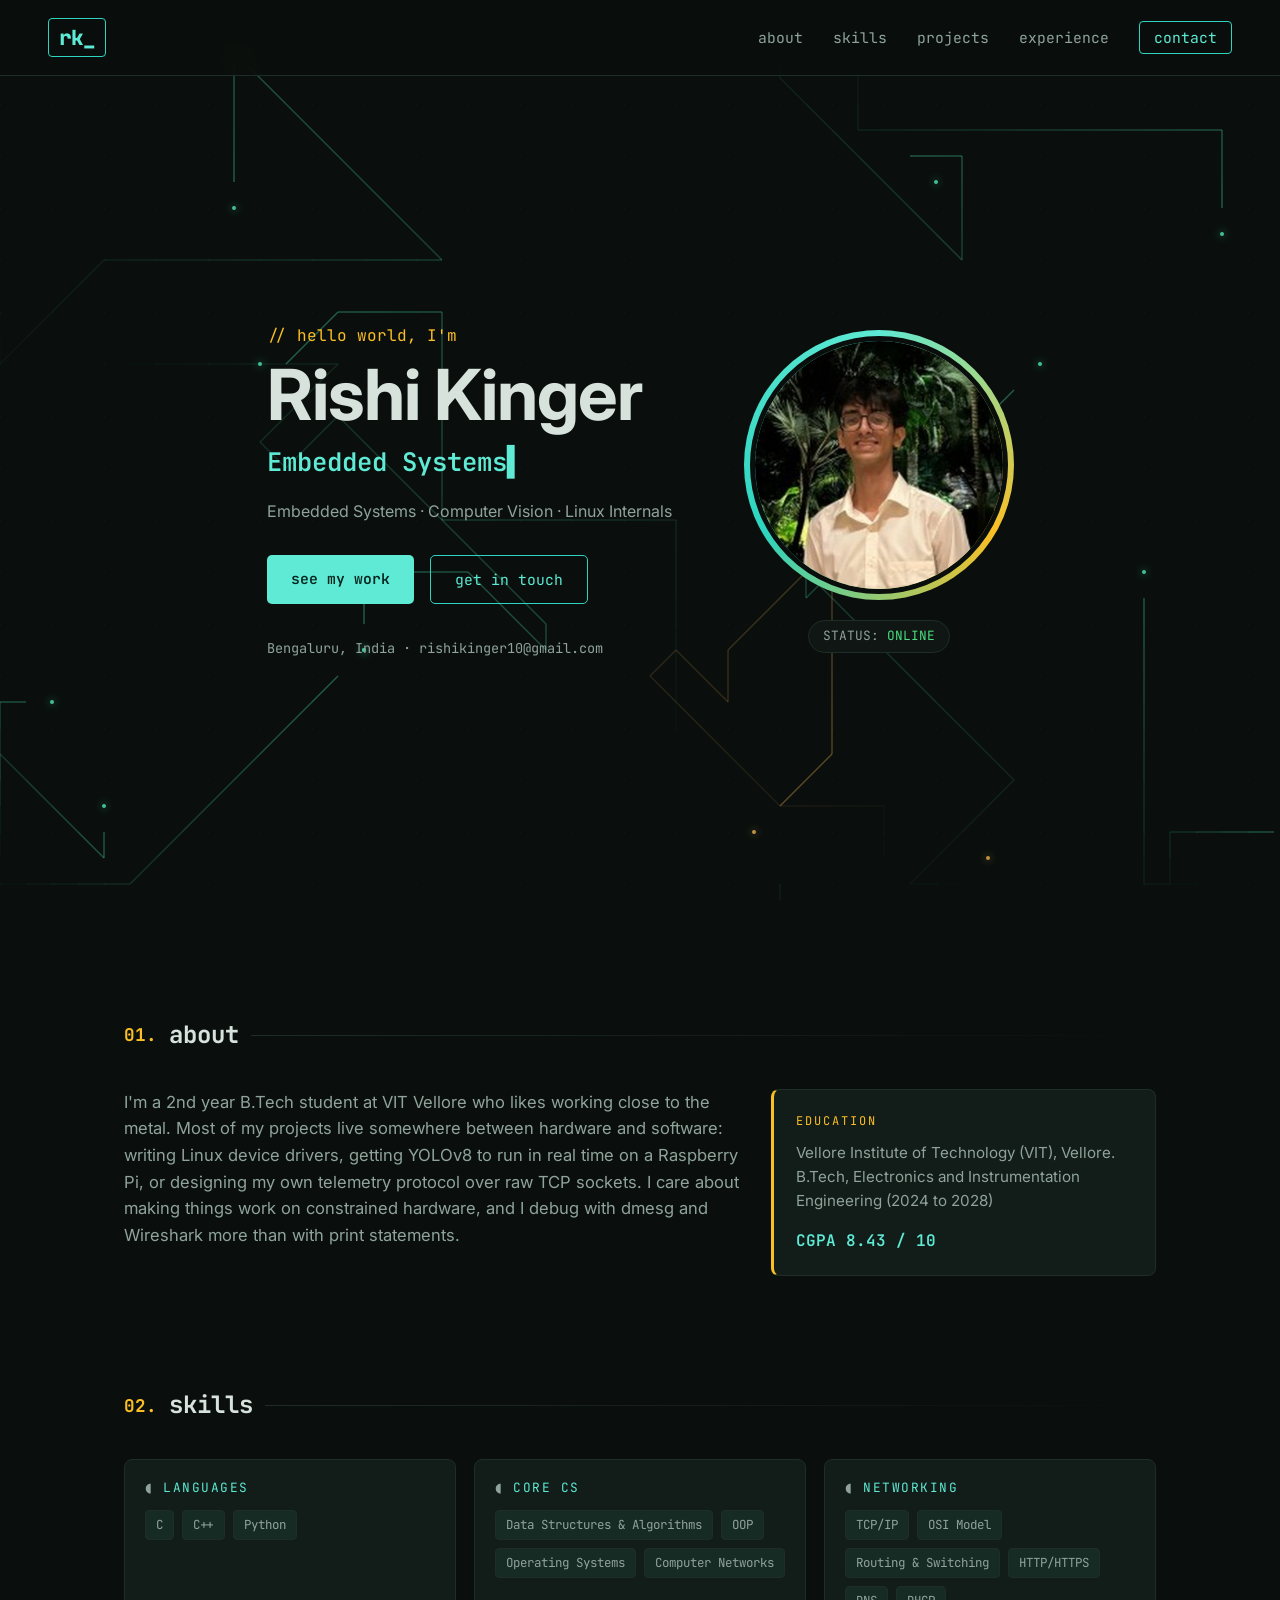
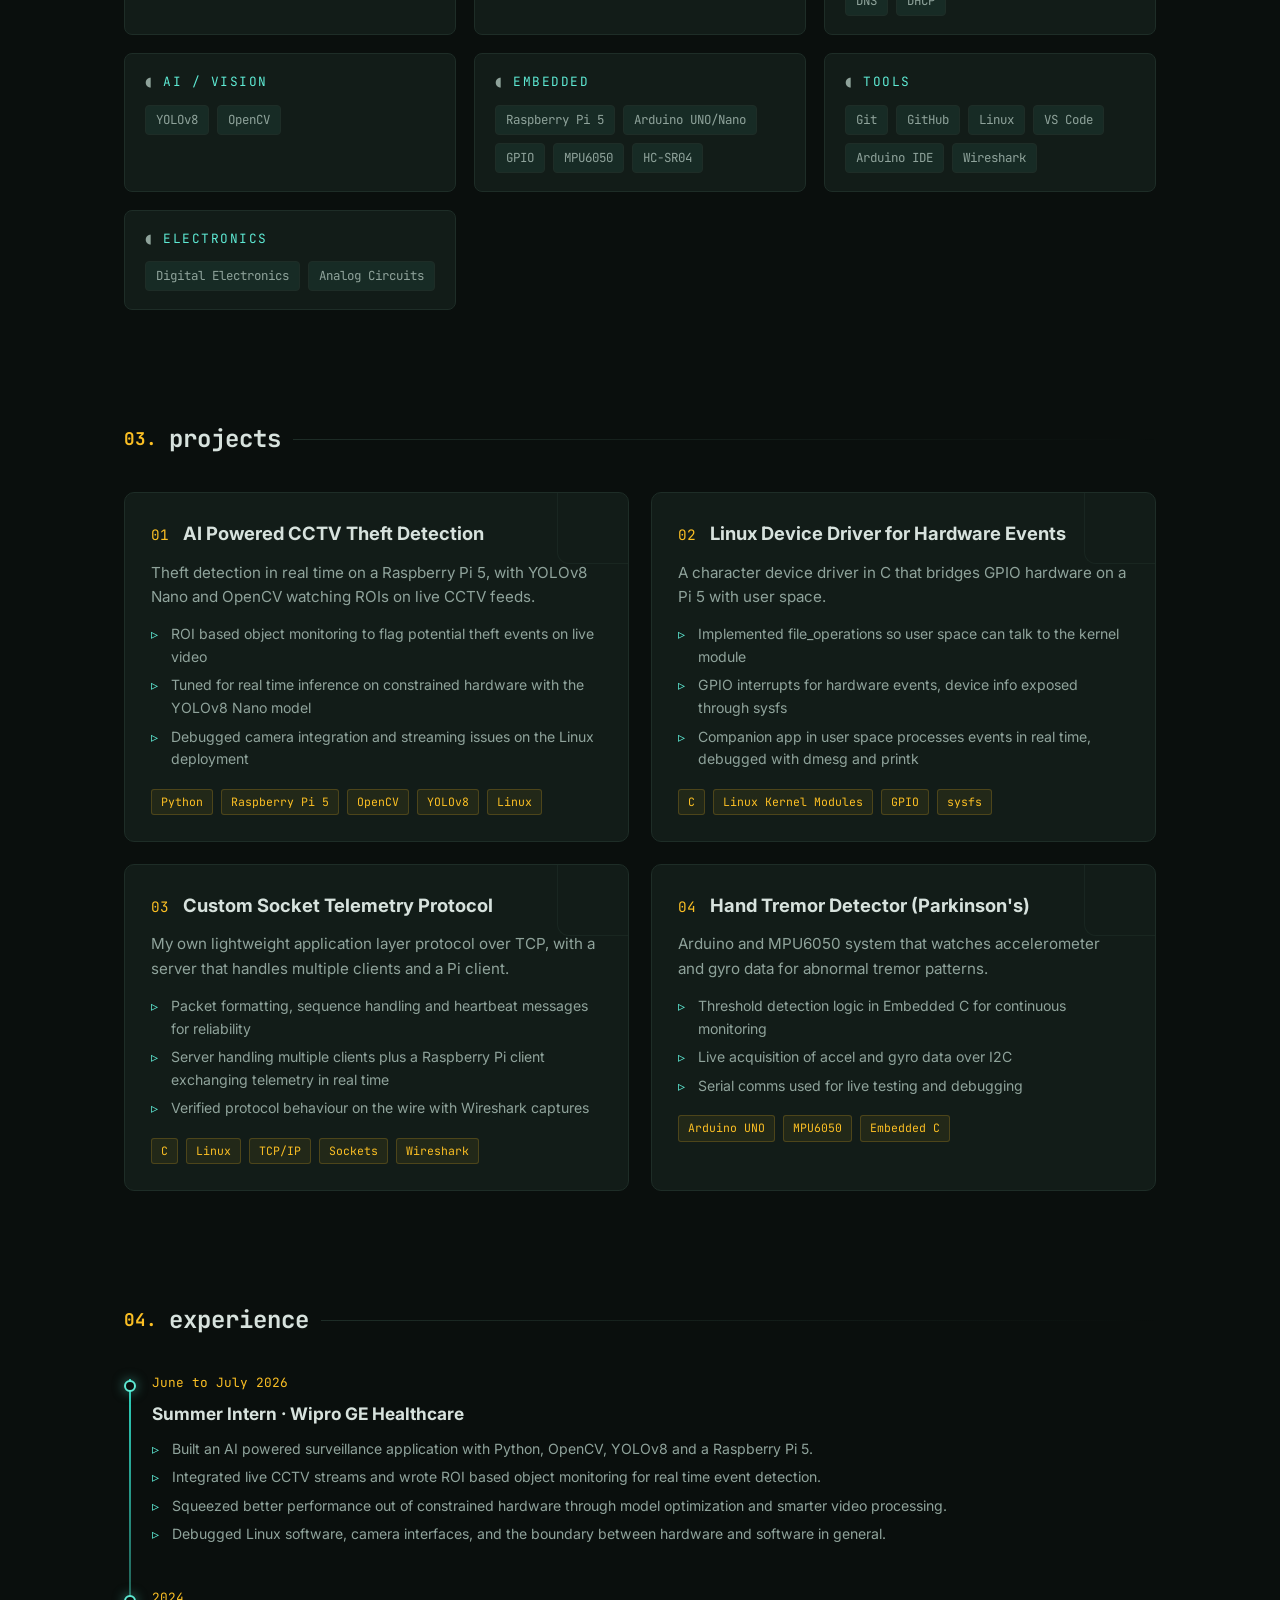
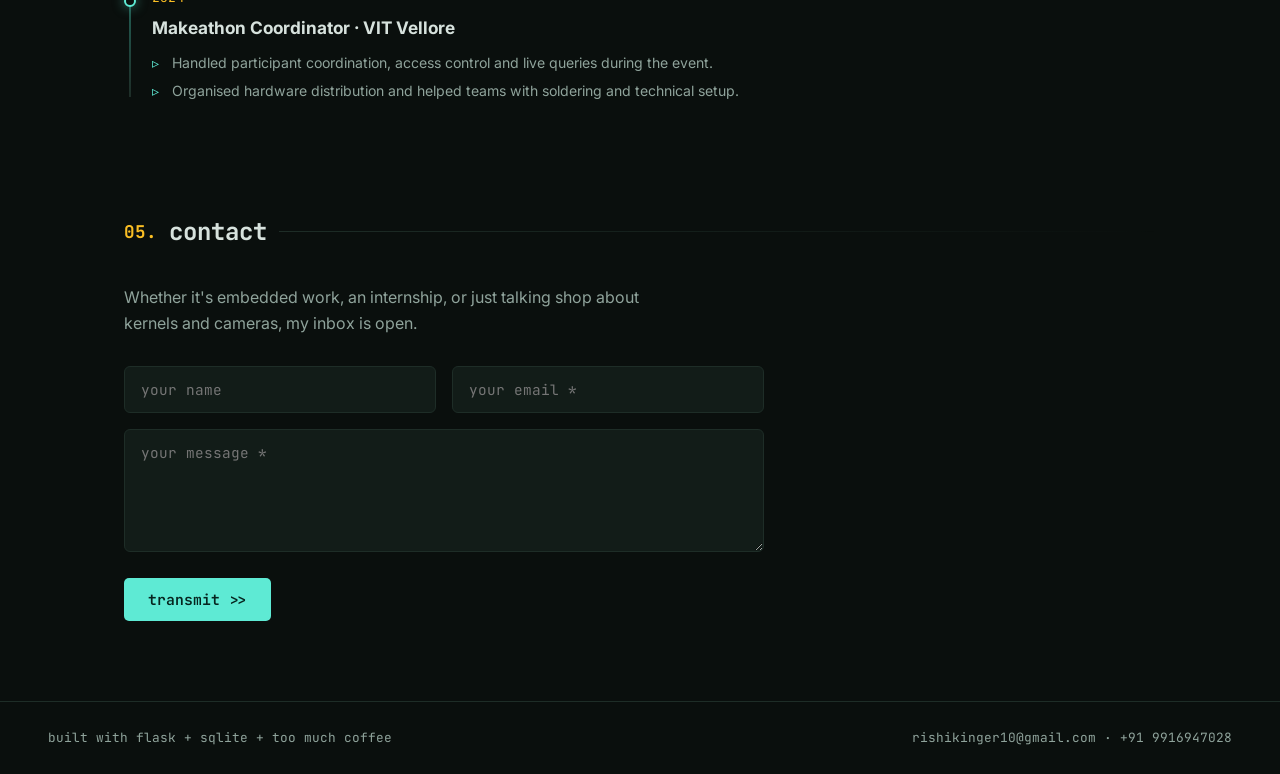
<file: index.html>
<!DOCTYPE html>
<html lang="en">
<head>
  <meta charset="UTF-8">
  <meta name="viewport" content="width=device-width, initial-scale=1.0">
  <title>Rishi Kinger — Embedded &amp; Vision</title>
  <link rel="preconnect" href="https://fonts.googleapis.com">
  <link href="https://fonts.googleapis.com/css2?family=JetBrains+Mono:wght@400;600;800&family=Inter:wght@400;500;700&display=swap" rel="stylesheet">
  <link rel="stylesheet" href="static/css/style.css">
</head>
<body data-static="1">

  <!-- animated pcb traces, sits behind everything -->
  <canvas id="pcb-canvas"></canvas>

  <nav class="topbar">
    <div class="logo mono">rk<span class="blink">_</span></div>
    <div class="nav-links">
      <a href="#about">about</a>
      <a href="#skills">skills</a>
      <a href="#projects">projects</a>
      <a href="#experience">experience</a>
      <a href="#contact" class="nav-cta">contact</a>
    </div>
  </nav>

  <header class="hero">
    <div class="hero-text">
      <p class="mono kicker">// hello world, I'm</p>
      <h1 id="hero-name">&nbsp;</h1>
      <h2 class="mono" id="typed-role"><span id="typed-text"></span><span class="cursor">▌</span></h2>
      <p class="hero-sub" id="hero-tagline"></p>
      <div class="hero-btns">
        <a class="btn primary" href="#projects">see my work</a>
        <a class="btn ghost" href="#contact">get in touch</a>
      </div>
      <div class="hero-meta mono" id="hero-meta"></div>
    </div>

    <div class="hero-photo">
      <div class="photo-ring">
        <img src="static/img/rishi.jpg" alt="Rishi Kinger">
      </div>
      <div class="photo-badge mono">STATUS: <span class="ok">ONLINE</span></div>
    </div>
  </header>

  <main>
    <section id="about" class="panel">
      <h3 class="section-title mono"><span class="hash">01.</span> about</h3>
      <div class="about-grid">
        <p id="about-text"></p>
        <div class="edu-card">
          <div class="mono edu-label">EDUCATION</div>
          <p id="edu-text"></p>
          <div class="cgpa mono">CGPA <span id="cgpa-val"></span></div>
        </div>
      </div>
    </section>

    <section id="skills" class="panel">
      <h3 class="section-title mono"><span class="hash">02.</span> skills</h3>
      <div class="skills-grid" id="skills-grid"></div>
    </section>

    <section id="projects" class="panel">
      <h3 class="section-title mono"><span class="hash">03.</span> projects</h3>
      <div class="projects-grid" id="projects-grid"></div>
    </section>

    <section id="experience" class="panel">
      <h3 class="section-title mono"><span class="hash">04.</span> experience</h3>
      <div class="timeline" id="exp-timeline"></div>
    </section>

    <section id="contact" class="panel">
      <h3 class="section-title mono"><span class="hash">05.</span> contact</h3>
      <p class="contact-blurb">Whether it's embedded work, an internship, or just talking shop about kernels and cameras, my inbox is open.</p>
      <form id="contact-form" autocomplete="off">
        <div class="form-row">
          <input type="text" name="name" placeholder="your name">
          <input type="email" name="email" placeholder="your email *" required>
        </div>
        <textarea name="message" rows="5" placeholder="your message *" required></textarea>
        <button type="submit" class="btn primary">transmit &gt;&gt;</button>
        <span id="form-status" class="mono"></span>
      </form>
    </section>
  </main>

  <footer class="mono">
    <span>built with flask + sqlite + too much coffee</span>
    <span id="footer-contact"></span>
  </footer>

  <script src="static/js/circuit_bg.js"></script>
  <script src="static/js/main.js"></script>
</body>
</html>
</file>
<file: static/css/style.css>
/* dark pcb theme. teal = copper traces after too much sci-fi, amber = warning silkscreen */

:root {
  --bg: #0a0f0d;
  --bg-panel: #0f1613;
  --bg-card: #121c18;
  --line: #1e2d27;
  --teal: #5eead4;
  --teal-dim: #2dd4bf;
  --amber: #fbbf24;
  --txt: #d7e2dd;
  --txt-dim: #8fa39b;
  --mono: 'JetBrains Mono', monospace;
}

* { margin: 0; padding: 0; box-sizing: border-box; }

html { scroll-behavior: smooth; }

body {
  background: var(--bg);
  color: var(--txt);
  font-family: 'Inter', system-ui, sans-serif;
  line-height: 1.6;
  overflow-x: hidden;
}

.mono { font-family: var(--mono); }

#pcb-canvas {
  position: fixed;
  inset: 0;
  z-index: 0;
  opacity: 0.75;
}

/* everything readable floats above the canvas */
.topbar, .hero, main, footer { position: relative; z-index: 1; }

/* ---------- nav ---------- */

.topbar {
  display: flex;
  justify-content: space-between;
  align-items: center;
  padding: 18px 48px;
  position: sticky;
  top: 0;
  background: rgba(10, 15, 13, 0.82);
  backdrop-filter: blur(10px);
  border-bottom: 1px solid var(--line);
  z-index: 10;
}

.logo {
  font-size: 1.3rem;
  font-weight: 800;
  color: var(--teal);
  border: 1px solid var(--teal-dim);
  padding: 2px 10px;
  border-radius: 4px;
}

.blink { animation: blink 1.1s steps(1) infinite; }
@keyframes blink { 50% { opacity: 0; } }

.nav-links a {
  color: var(--txt-dim);
  text-decoration: none;
  margin-left: 26px;
  font-size: 0.92rem;
  font-family: var(--mono);
  transition: color 0.2s;
}
.nav-links a:hover { color: var(--teal); }

.nav-cta {
  border: 1px solid var(--teal-dim);
  padding: 6px 14px;
  border-radius: 4px;
  color: var(--teal) !important;
}
.nav-cta:hover { background: rgba(94, 234, 212, 0.08); }

/* ---------- hero ---------- */

.hero {
  min-height: min(calc(100vh - 70px), 860px);
  display: flex;
  align-items: center;
  justify-content: center;
  gap: 72px;
  padding: 40px 8vw;
  flex-wrap: wrap;
}

.kicker { color: var(--amber); margin-bottom: 10px; }

.hero h1 {
  font-size: clamp(2.6rem, 6vw, 4.4rem);
  font-weight: 700;
  letter-spacing: -1px;
  line-height: 1.05;
}

#typed-role {
  color: var(--teal);
  font-size: clamp(1.1rem, 2.4vw, 1.6rem);
  font-weight: 600;
  min-height: 2.2rem;
  margin-top: 10px;
}

.cursor { animation: blink 0.9s steps(1) infinite; color: var(--teal); }

.hero-sub {
  color: var(--txt-dim);
  max-width: 480px;
  margin-top: 16px;
}

.hero-btns { margin-top: 30px; display: flex; gap: 16px; }

.btn {
  font-family: var(--mono);
  font-size: 0.92rem;
  padding: 12px 24px;
  border-radius: 5px;
  text-decoration: none;
  cursor: pointer;
  border: none;
  transition: transform 0.15s, box-shadow 0.2s;
}
.btn.primary {
  background: var(--teal);
  color: #06251f;
  font-weight: 600;
}
.btn.primary:hover {
  transform: translateY(-2px);
  box-shadow: 0 6px 24px rgba(94, 234, 212, 0.35);
}
.btn.ghost {
  color: var(--teal);
  border: 1px solid var(--teal-dim);
  background: transparent;
}
.btn.ghost:hover { background: rgba(94, 234, 212, 0.08); }

.hero-meta { color: var(--txt-dim); margin-top: 34px; font-size: 0.85rem; }

.hero-photo { text-align: center; }

.photo-ring {
  width: 270px;
  height: 270px;
  border-radius: 50%;
  padding: 6px;
  background: conic-gradient(var(--teal), var(--amber), var(--teal-dim), var(--teal));
  animation: spin 9s linear infinite;
}
.photo-ring img {
  width: 100%;
  height: 100%;
  border-radius: 50%;
  object-fit: cover;
  display: block;
  border: 5px solid var(--bg);
  /* stop the photo itself from spinning with the ring */
  animation: spin 9s linear infinite reverse;
}
@keyframes spin { to { transform: rotate(360deg); } }

.photo-badge {
  margin-top: 20px;
  font-size: 0.8rem;
  color: var(--txt-dim);
  border: 1px solid var(--line);
  display: inline-block;
  padding: 5px 14px;
  border-radius: 20px;
  background: var(--bg-panel);
}
.ok { color: #4ade80; }
.err { color: #f87171; }

/* ---------- sections ---------- */

main { max-width: 1080px; margin: 0 auto; padding: 0 24px 80px; }

.panel {
  margin-top: 110px;
  opacity: 0;
  transform: translateY(24px);
  transition: opacity 0.6s ease, transform 0.6s ease;
}
.panel.visible { opacity: 1; transform: none; }

.section-title {
  font-size: 1.5rem;
  color: var(--txt);
  margin-bottom: 34px;
  display: flex;
  align-items: center;
  gap: 12px;
}
.section-title .hash { color: var(--amber); font-size: 1.1rem; }
.section-title::after {
  content: '';
  flex: 1;
  height: 1px;
  background: linear-gradient(90deg, var(--line), transparent);
}

/* about */
.about-grid {
  display: grid;
  grid-template-columns: 1.6fr 1fr;
  gap: 32px;
  align-items: start;
}
#about-text { color: var(--txt-dim); font-size: 1.04rem; }

.edu-card {
  background: var(--bg-card);
  border: 1px solid var(--line);
  border-left: 3px solid var(--amber);
  border-radius: 8px;
  padding: 22px;
}
.edu-label { color: var(--amber); font-size: 0.75rem; letter-spacing: 2px; margin-bottom: 10px; }
.edu-card p { font-size: 0.95rem; color: var(--txt-dim); }
.cgpa { margin-top: 14px; color: var(--teal); font-weight: 600; }

/* skills */
.skills-grid {
  display: grid;
  grid-template-columns: repeat(auto-fill, minmax(280px, 1fr));
  gap: 18px;
}
.skill-card {
  background: var(--bg-card);
  border: 1px solid var(--line);
  border-radius: 8px;
  padding: 18px 20px;
  opacity: 0;
  transform: translateY(16px);
  transition: opacity 0.5s ease, transform 0.5s ease, border-color 0.2s;
}
.skill-card.visible { opacity: 1; transform: none; }
.skill-card:hover { border-color: var(--teal-dim); }

.skill-cat {
  color: var(--teal);
  font-size: 0.8rem;
  letter-spacing: 1.5px;
  text-transform: uppercase;
  margin-bottom: 12px;
}
/* notch like on an IC package */
.skill-cat::before { content: '◖ '; color: var(--txt-dim); }

.chip-wrap { display: flex; flex-wrap: wrap; gap: 8px; }
.chip {
  font-family: var(--mono);
  font-size: 0.78rem;
  background: rgba(94, 234, 212, 0.07);
  border: 1px solid var(--line);
  color: var(--txt-dim);
  padding: 4px 10px;
  border-radius: 4px;
  transition: all 0.15s;
}
.chip:hover { color: var(--teal); border-color: var(--teal-dim); transform: translateY(-1px); }

/* projects */
.projects-grid {
  display: grid;
  grid-template-columns: repeat(auto-fill, minmax(430px, 1fr));
  gap: 22px;
}
.project-card {
  background: var(--bg-card);
  border: 1px solid var(--line);
  border-radius: 10px;
  padding: 26px;
  position: relative;
  overflow: hidden;
  opacity: 0;
  transform: translateY(20px);
  transition: opacity 0.55s ease var(--delay, 0ms),
              transform 0.55s ease var(--delay, 0ms),
              border-color 0.2s, box-shadow 0.25s;
}
.project-card.visible { opacity: 1; transform: none; }
.project-card:hover {
  border-color: var(--teal-dim);
  box-shadow: 0 10px 40px rgba(45, 212, 191, 0.12);
}
/* corner trace decoration */
.project-card::before {
  content: '';
  position: absolute;
  top: 0; right: 0;
  width: 70px; height: 70px;
  border-left: 1px solid var(--line);
  border-bottom: 1px solid var(--line);
  border-bottom-left-radius: 12px;
  opacity: 0.6;
}

.proj-head { display: flex; align-items: baseline; gap: 14px; margin-bottom: 12px; }
.proj-index { color: var(--amber); font-size: 0.9rem; }
.proj-head h4 { font-size: 1.15rem; }

.proj-summary { color: var(--txt-dim); font-size: 0.95rem; margin-bottom: 14px; }

.proj-points { list-style: none; margin-bottom: 18px; }
.proj-points li {
  color: var(--txt-dim);
  font-size: 0.88rem;
  padding-left: 20px;
  position: relative;
  margin-bottom: 6px;
}
.proj-points li::before {
  content: '▹';
  position: absolute;
  left: 0;
  color: var(--teal);
}

.proj-stack { display: flex; flex-wrap: wrap; gap: 8px; }
.stack-tag {
  font-size: 0.72rem;
  color: var(--amber);
  background: rgba(251, 191, 36, 0.07);
  border: 1px solid rgba(251, 191, 36, 0.2);
  padding: 3px 9px;
  border-radius: 3px;
}

/* experience timeline */
.timeline { position: relative; padding-left: 28px; }
.timeline::before {
  content: '';
  position: absolute;
  left: 5px; top: 6px; bottom: 6px;
  width: 2px;
  background: linear-gradient(var(--teal-dim), var(--line));
}
.tl-item {
  position: relative;
  margin-bottom: 42px;
  opacity: 0;
  transform: translateX(-14px);
  transition: opacity 0.5s ease, transform 0.5s ease;
}
.tl-item.visible { opacity: 1; transform: none; }
.tl-dot {
  position: absolute;
  left: -28px; top: 7px;
  width: 12px; height: 12px;
  border-radius: 50%;
  background: var(--bg);
  border: 2px solid var(--teal);
  box-shadow: 0 0 12px rgba(94, 234, 212, 0.5);
}
.tl-period { color: var(--amber); font-size: 0.8rem; margin-bottom: 6px; }
.tl-body h4 { margin-bottom: 10px; font-size: 1.08rem; }

/* contact */
.contact-blurb { color: var(--txt-dim); max-width: 560px; margin-bottom: 30px; }

#contact-form { max-width: 640px; }
.form-row { display: flex; gap: 16px; margin-bottom: 16px; }
.form-row input { flex: 1; }

#contact-form input,
#contact-form textarea {
  width: 100%;
  background: var(--bg-card);
  border: 1px solid var(--line);
  border-radius: 6px;
  color: var(--txt);
  font-family: var(--mono);
  font-size: 0.9rem;
  padding: 13px 16px;
  outline: none;
  transition: border-color 0.2s;
  resize: vertical;
}
#contact-form input:focus,
#contact-form textarea:focus { border-color: var(--teal-dim); }
#contact-form textarea { margin-bottom: 18px; }

#form-status { margin-left: 16px; font-size: 0.85rem; }

/* footer */
footer {
  border-top: 1px solid var(--line);
  padding: 26px 48px;
  display: flex;
  justify-content: space-between;
  flex-wrap: wrap;
  gap: 10px;
  color: var(--txt-dim);
  font-size: 0.8rem;
}

/* respect reduced motion (also handy for debugging with ?noanim) */
@media (prefers-reduced-motion: reduce) {
  * { animation: none !important; transition: none !important; }
}
html.no-anim .panel,
html.no-anim .project-card,
html.no-anim .skill-card,
html.no-anim .tl-item {
  opacity: 1 !important;
  transform: none !important;
  transition: none !important;
}

/* ---------- small screens ---------- */
@media (max-width: 760px) {
  .topbar { padding: 14px 20px; }
  .nav-links a { margin-left: 14px; font-size: 0.8rem; }
  .hero { gap: 40px; padding-top: 60px; }
  .about-grid { grid-template-columns: 1fr; }
  .projects-grid { grid-template-columns: 1fr; }
  .form-row { flex-direction: column; }
  .photo-ring { width: 210px; height: 210px; }
}
</file>
